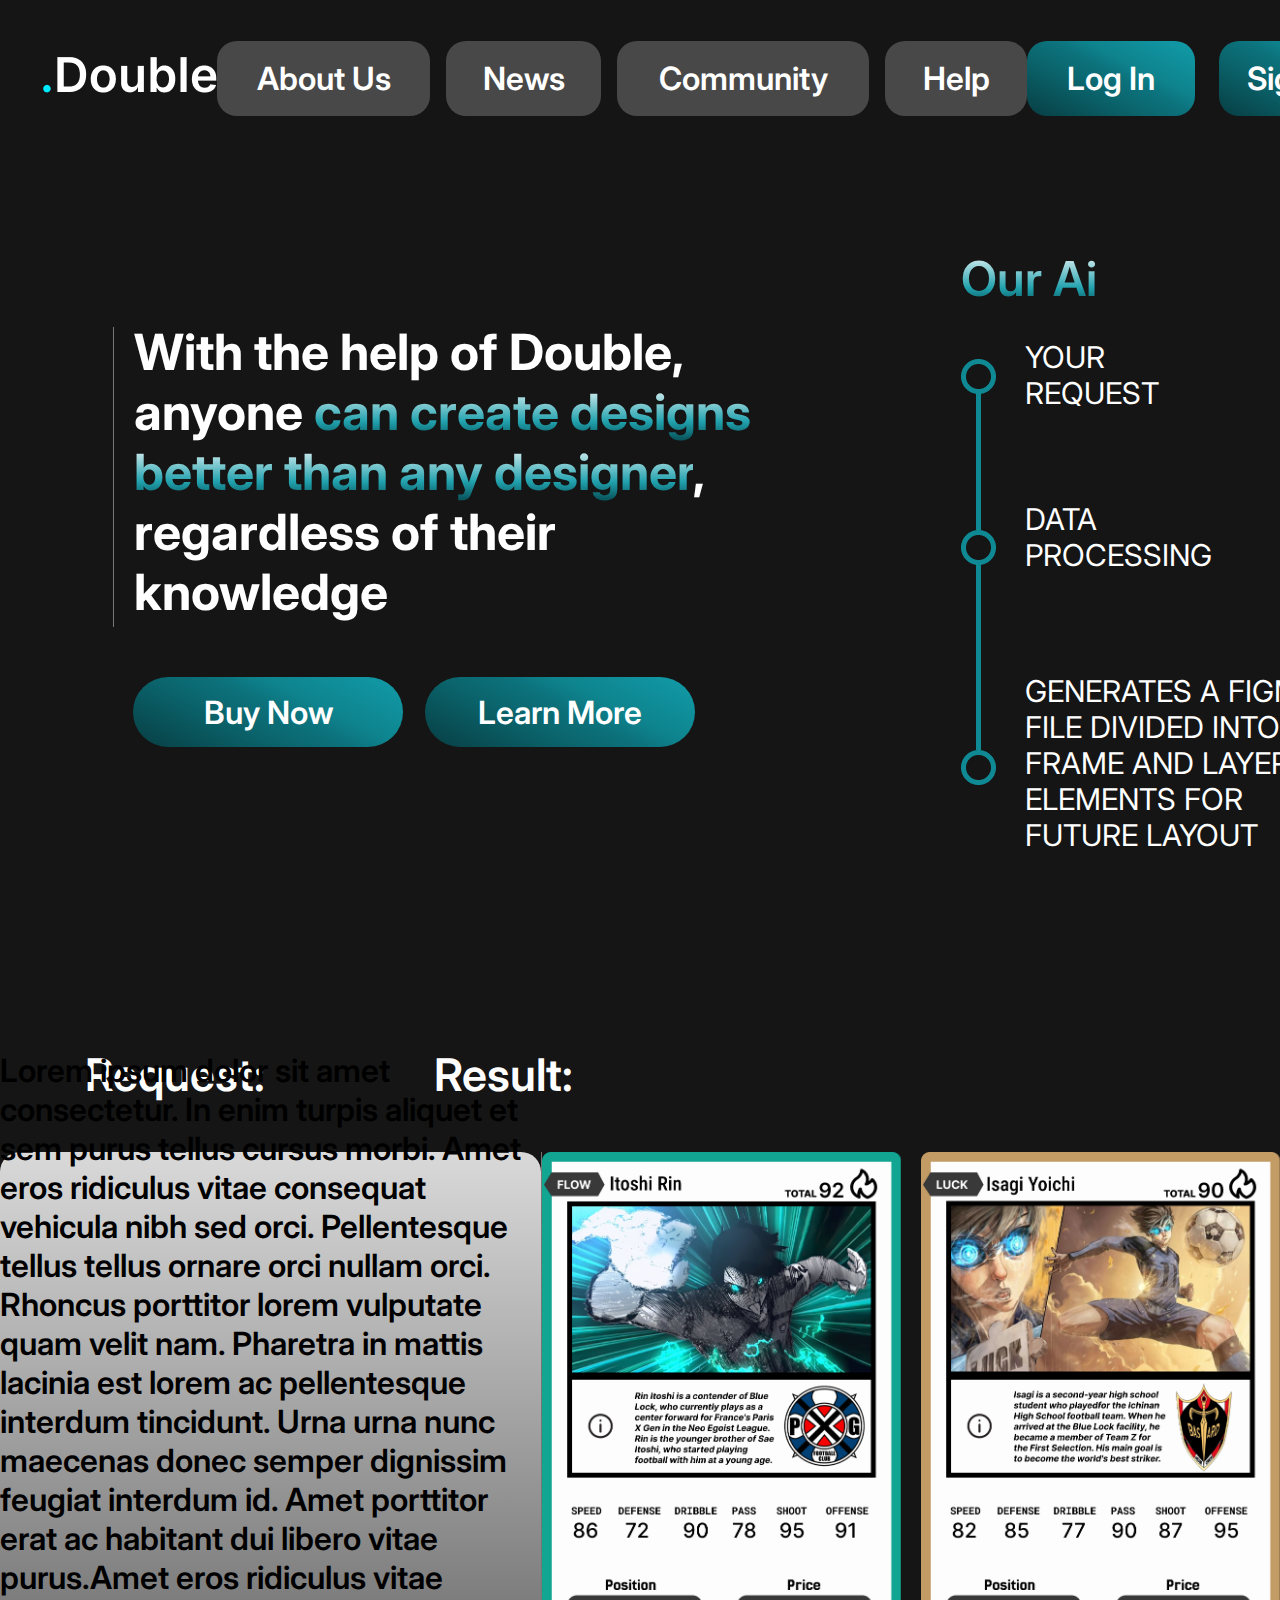
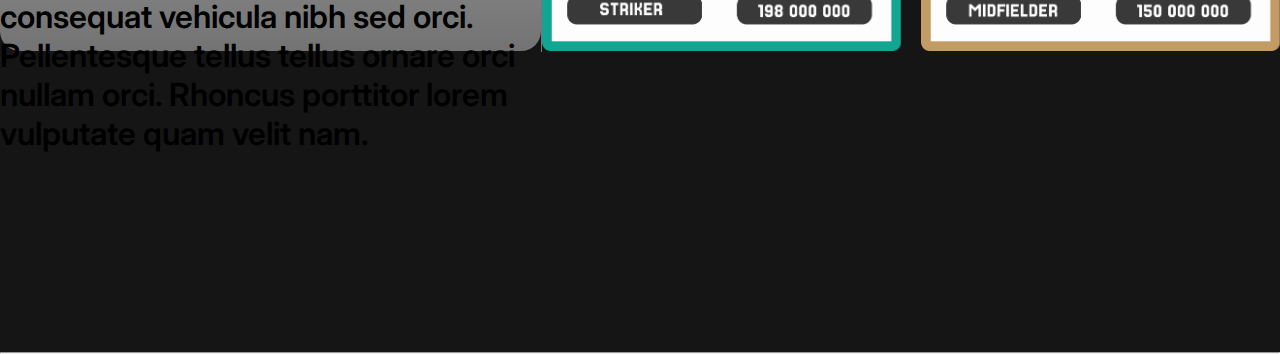
<file: index.html>
<!DOCTYPE html>
<html lang="en">
<head>
    <meta charset="UTF-8">
    <meta name="viewport" content="width=device-width, initial-scale=1.0">
    <title>Double</title>
    <link rel="stylesheet" href="static/styles/style.css">
    <style>
        a {
            text-decoration: none;
            color: white;
        }
    </style>
    <link rel="icon" href="Subscriptions/D.svg">
</head>
<body>
    <div class="navpanel">
        <nav class="logo"><img src="static/images/Double.png" alt=""></nav>
        <nav class="nav-info">
            <ul class="nav-info-list">
                <li class="about-us">About Us</li>
                <li class="news">News</li>
                <li class="community">Community</li>
                <li class="help">Help</li>
            </ul>
        </nav>
        <nav class="authorization">
            <ul class="authorization-list">
                <li class="login"><a href="Reg/reg.html">Log In</a></li>
                <li class="signup"><a href="Reg/reg.html">Sign Up</a></li>
            </ul>
        </nav>
    </div>
    <div class="main-content">
        <div class="content">
            <div class="maintext">
                <img src="static/images/verticalline.png" alt="">
                <span class="main-info">With the help of Double, anyone <span class="gradient-text">can create designs better than any designer</span>, regardless of their knowledge</span>
            </div>     
            <div class="buy-learn">
                <span class="buy-now"><a href="Subscriptions/price.html" target="_blank">Buy Now</a></span>
                <span class="learn-more">Learn More</span>
            </div>
        </div>
        <div class="advantages">
            <div class="our-ai">
                <span class="our-ai-text">Our Ai</span>   
                <div class="our-ai-advantages">
                        <img class="blueline" src="static/images/blueline.png" alt="">
                            <div class="our-ai-settings">
                                <div class="our-ai-text-000">
                                    <span class="first-0">YOUR REQUEST</span>
                                    <span class="second-0">DATA PROCESSING</span>
                                    <span class="third-0">GENERATES A FIGMA FILE DIVIDED INTO FRAME AND LAYER ELEMENTS FOR FUTURE LAYOUT</span>
                                </div>
                            </div>
                        </div>
                    </div>
            <div class="standart-ai">
                <span class="standart-ai-text">Standart Ai</span>
                <div class="standart-ai-advantages">
                    <img class="grayline" src="static/images/grayline.png" alt="">
                    <div class="standart-ai-settings">
                        <div class="standart-ai-text-000">
                            <span class="first">YOUR REQUEST</span>
                            <span class="second">DATA PROCESSING</span>
                            <span class="third">GENERATES A PNG FILE </span>
                        </div>
                    </div>
                </div>
            </div>
        </div>

    </div>
    <div class="example">
        <div class="example-text">
            <span class="request-text">Request:</span>
            <span class="result-text">Result:</span>
        </div>
        <div class="main-000">
            <div class="request">
                Lorem ipsum dolor sit amet consectetur. In enim turpis aliquet et sem purus tellus cursus morbi. Amet eros ridiculus vitae consequat vehicula nibh sed orci. Pellentesque tellus tellus ornare orci nullam orci. Rhoncus porttitor lorem vulputate quam velit nam. Pharetra in mattis lacinia est lorem ac pellentesque interdum tincidunt. Urna urna nunc maecenas donec semper dignissim feugiat interdum id. Amet porttitor erat ac habitant dui libero vitae purus.Amet eros ridiculus vitae consequat vehicula nibh sed orci. Pellentesque tellus tellus ornare orci nullam orci. Rhoncus porttitor lorem vulputate quam velit nam. 
            </div>
            <img src="static/images/Rectangle 2.png" alt="">
            <div class="cards">
                <div class="Rin">
                    <div class="card">
                        <img class="Front_Rin" src="static/images/Front_Rin.png" alt="">
                        <img class="Back_Rin" src="static/images/Back_Rin.png" alt="">
                    </div>
                </div>
                <div class="Isagi">
                    <div class="card">
                        <img class="Front_Isagi" src="static/images/Front_Isagi.png" alt="">
                        <img class="Back_Isagi" src="static/images/Back_Isagi.png" alt="">
                    </div>
                </div>
            </div>
        </div>
    </div>
    <div class="footer">
        <hr>
    </div>
</body>
</html>
</file>
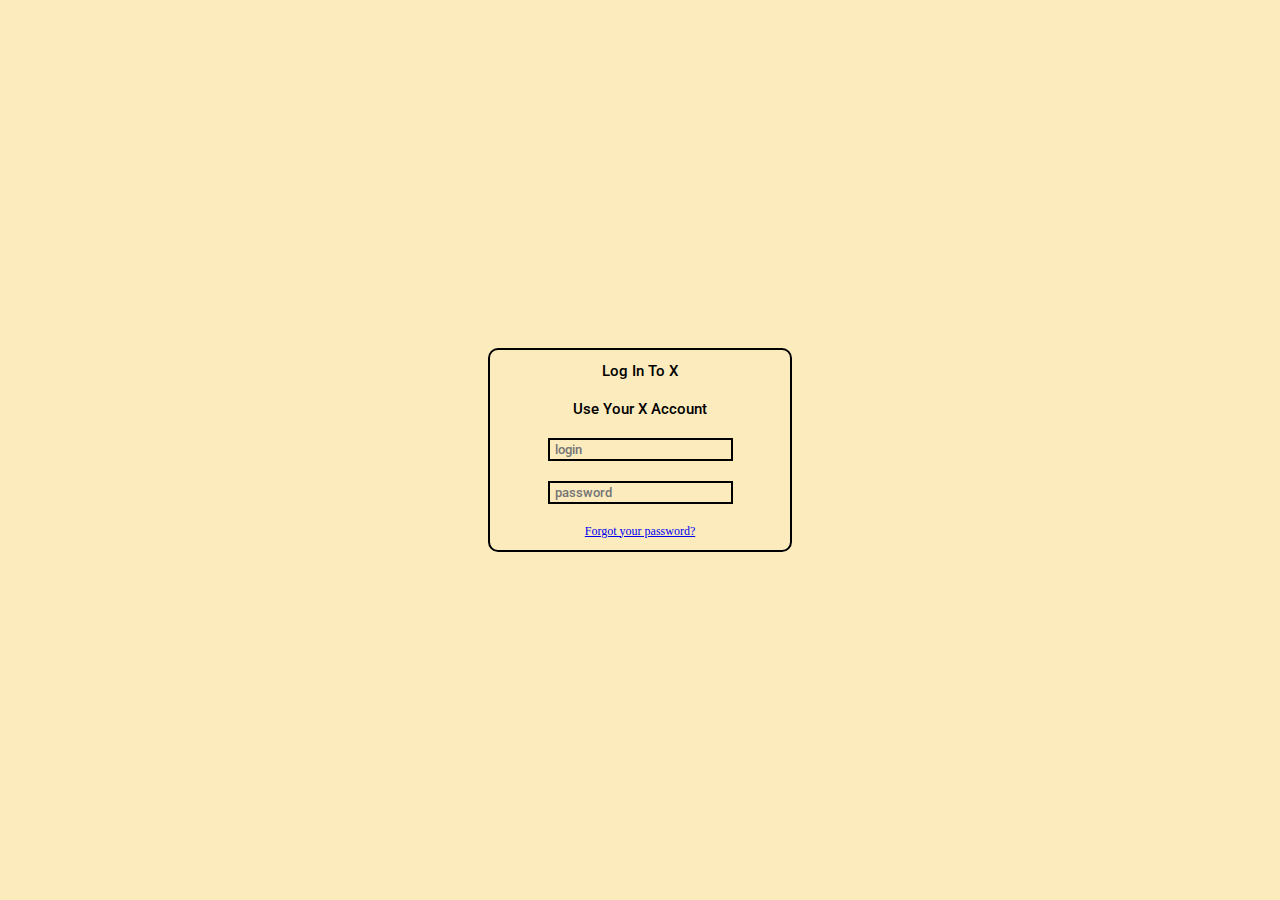
<file: Reg/reg.html>
<!DOCTYPE html>
<html lang="en">
<head>
    <meta charset="UTF-8">
    <meta name="viewport" content="width=device-width, initial-scale=1.0">
    <title>Document</title>
</head>
<link rel="stylesheet" href="static/styles/style-reg.css">
<link rel="icon" href="static/images/D.svg">
<body>

    <div class="menu">
        <div class="border">
            <span class="login">Log In To X</span>
            <span class="use">Use Your X Account</span>
            <input type="text" placeholder=" login">
            <input type="password" placeholder=" password">
            <a href="#" class="forgot">Forgot your password?</a>
        </div>
    </div>
</body>
</html>
</file>
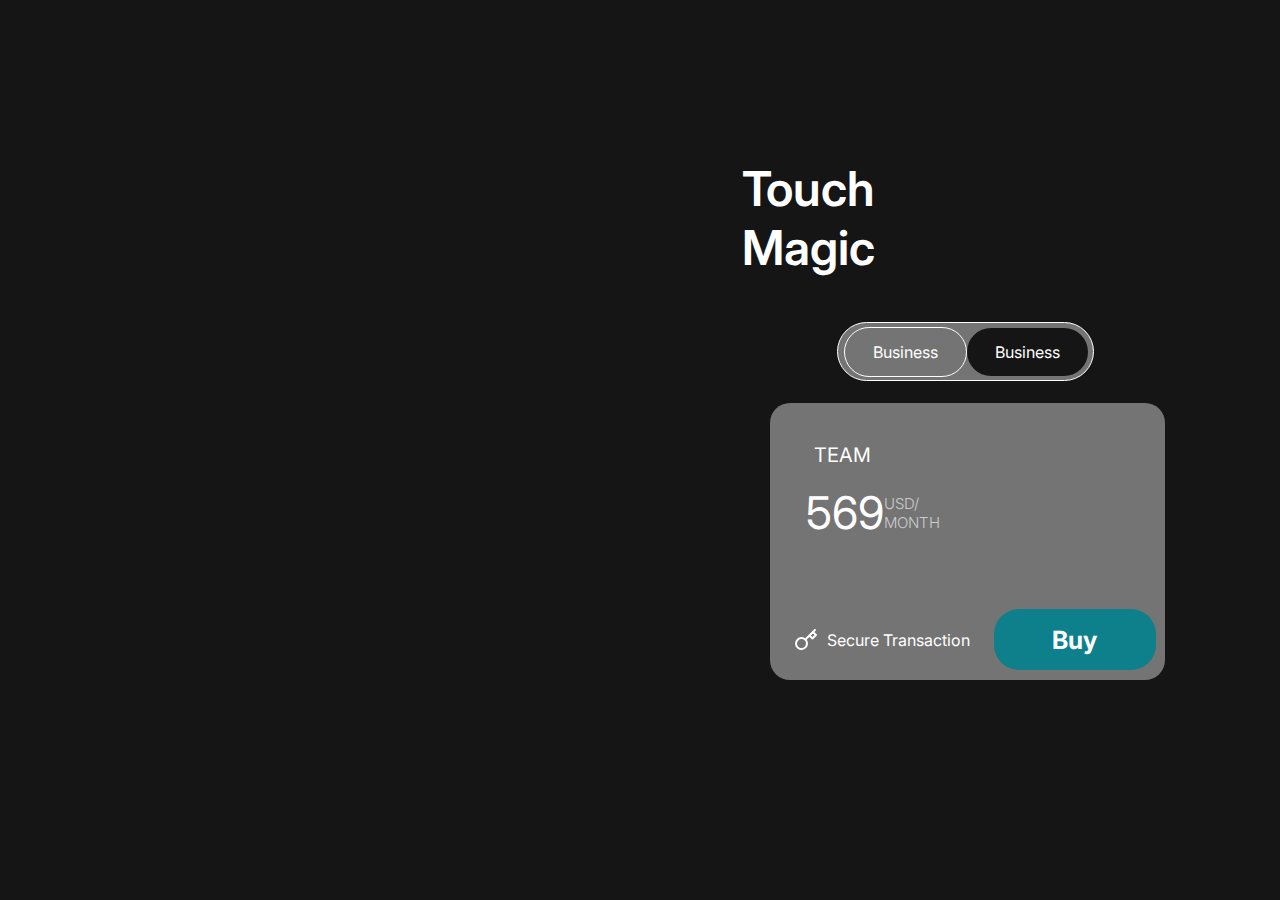
<file: Subscriptions/business.html>
<!DOCTYPE html>
<html lang="en">
<head>
    <meta charset="UTF-8">
    <meta name="viewport" content="width=device-width, initial-scale=1.0">
    <title>Subscruptions</title>
    <link rel="stylesheet" href="business-price.css">
    <style>
        a {
            text-decoration: none;
            color: white;
        }
    </style>
    <link rel="icon" type="imagex/x-icon" href="D.svg">
</head>
<body>
    <div class="main">
        <div class="touchmagic">
            <span>Touch Magic</span>
        </div>
        <div class="switcher">
            <div class="personal"><span><a href="price.html">Business</a></span></div>
            <div class="business"><span>Business</span></div>
        </div>
        <div class="buy-main">
            <div class="buy">
                <div class="money">
                        <div class="status"><span>TEAM</span></div>
                        <div class="price-menu">
                            <div class="price"><span>569</span></div>
    
                            <div class="terms"> 
                                <div class="currency">USD/</div>
                                <div class="time">MONTH</div>
                        </div>
                    </div>
                </div>
                <div class="buy-menu">
                    <div class="secure">
                        <img src="Vector.svg" alt="">
                        <span>Secure Transaction</span>
                    </div>
                    <div class="buy-button">
                        <span>Buy</span>
                </div>
                </div>
            </div>
        </div>
    </div>

</body>
</html>
</file>
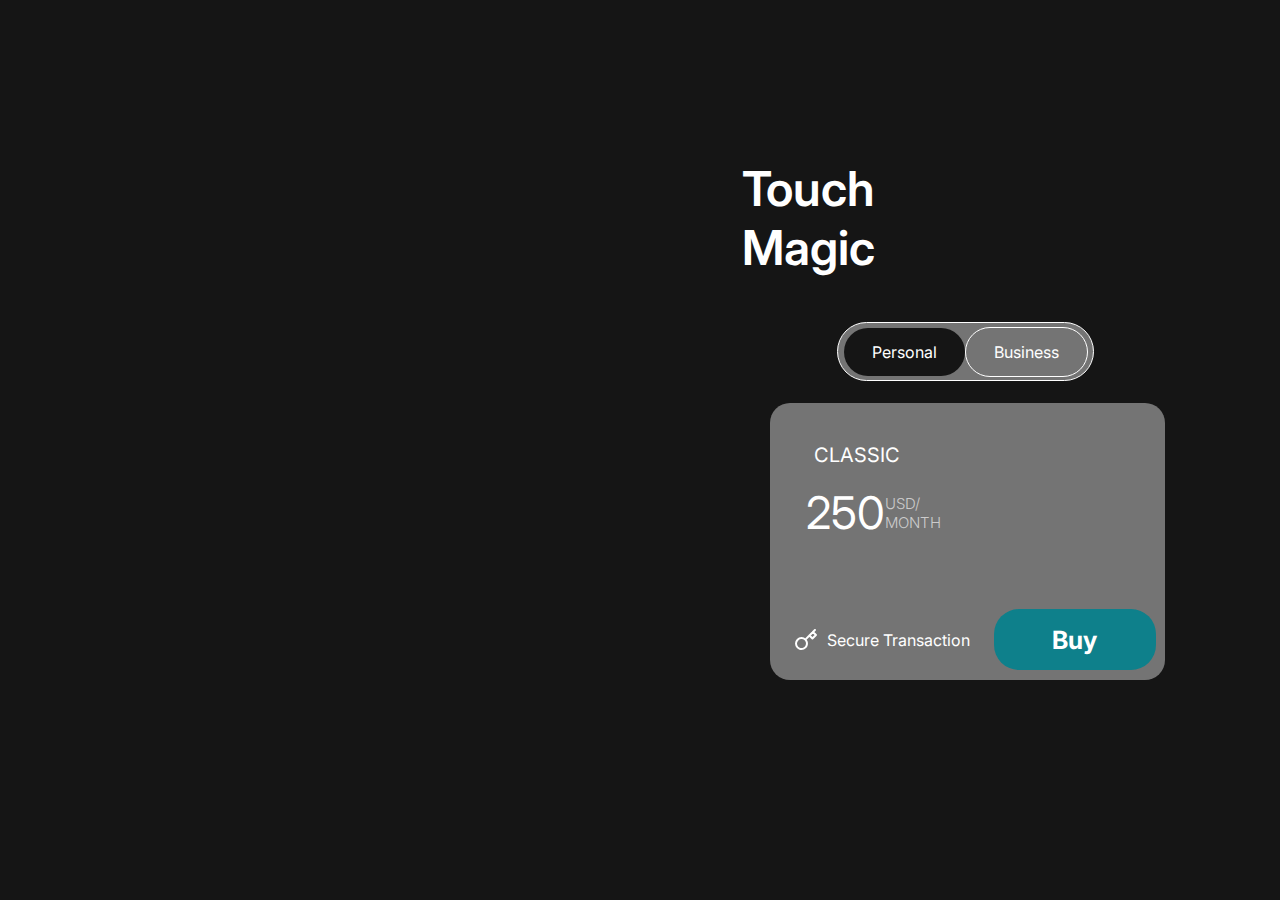
<file: Subscriptions/price.html>
<!DOCTYPE html>
<html lang="en">
<head>
    <meta charset="UTF-8">
    <meta name="viewport" content="width=device-width, initial-scale=1.0">
    <title>Subscruptions</title>
    <link rel="stylesheet" href="style-price.css">
    <style>
        a {
            text-decoration: none;
            color: white;
        }
    </style>
    <link rel="icon" type="imagex/x-icon" href="D.svg">
</head>
<body>
    <div class="main">
        <div class="touchmagic">
            <span>Touch Magic</span>
        </div>
        <div class="switcher">
            <div class="personal"><span>Personal</span></div>
            <div class="business"><span><a href="business.html">Business</a></span></div>
        </div>
        <div class="buy-main">
            <div class="buy">
                <div class="money">
                        <div class="status"><span>CLASSIC</span></div>
                        <div class="price-menu">
                            <div class="price"><span>250</span></div>
    
                            <div class="terms"> 
                                <div class="currency">USD/</div>
                                <div class="time">MONTH</div>
                        </div>
                    </div>
                </div>
                <div class="buy-menu">
                    <div class="secure">
                        <img src="Vector.svg" alt="">
                        <span>Secure Transaction</span>
                    </div>
                    <div class="buy-button">
                        <span>Buy</span>
                </div>
                </div>
            </div>
        </div>
    </div>

</body>
</html>
</file>
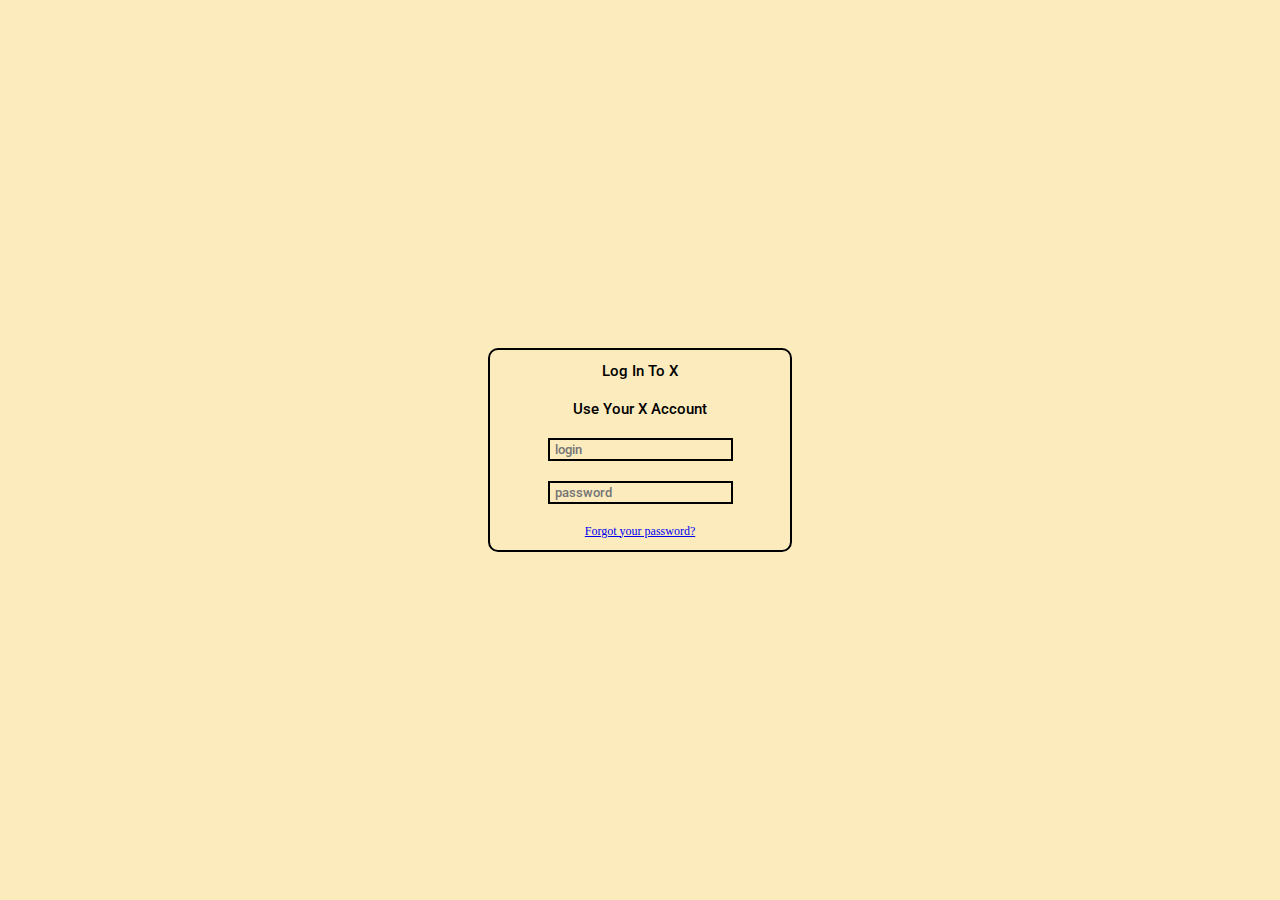
<file: Double/Reg/reg.html>
<!DOCTYPE html>
<html lang="en">
<head>
    <meta charset="UTF-8">
    <meta name="viewport" content="width=device-width, initial-scale=1.0">
    <title>Document</title>
</head>
<link rel="stylesheet" href="static/styles/style-reg.css">
<body>

    <div class="menu">
        <div class="border">
            <span class="login">Log In To X</span>
            <span class="use">Use Your X Account</span>
            <input type="text" placeholder=" login">
            <input type="password" placeholder=" password">
            <a href="#" class="forgot">Forgot your password?</a>
        </div>
    </div>
</body>
</html>
</file>
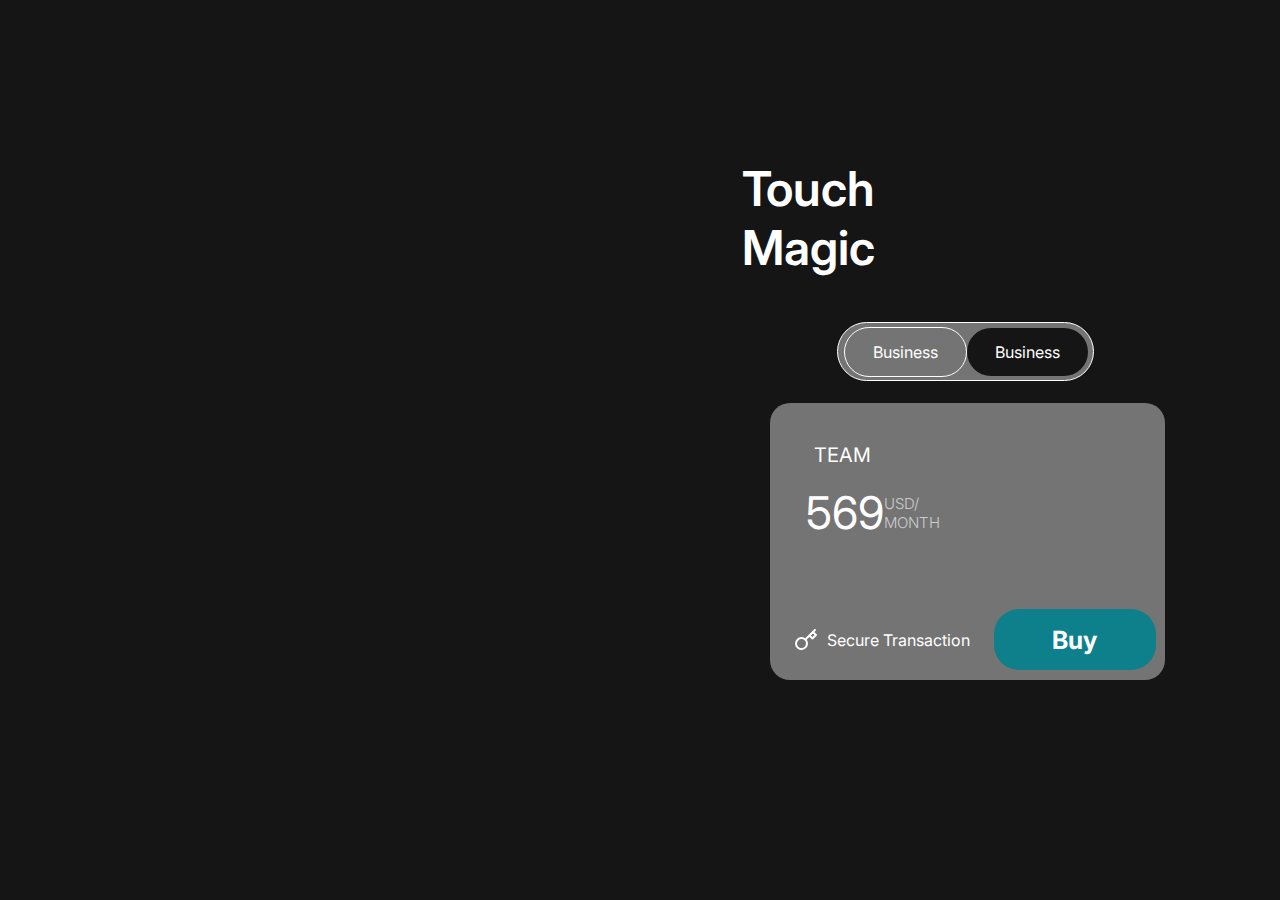
<file: Double/Subscriptions/business.html>
<!DOCTYPE html>
<html lang="en">
<head>
    <meta charset="UTF-8">
    <meta name="viewport" content="width=device-width, initial-scale=1.0">
    <title>Subscruptions</title>
    <link rel="stylesheet" href="business-price.css">
    <style>
        a {
            text-decoration: none;
            color: white;
        }
    </style>
    <link rel="icon" type="imagex/x-icon" href=".D.svg">
</head>
<body>
    <div class="main">
        <div class="touchmagic">
            <span>Touch Magic</span>
        </div>
        <div class="switcher">
            <div class="personal"><span><a href="price.html">Business</a></span></div>
            <div class="business"><span>Business</span></div>
        </div>
        <div class="buy-main">
            <div class="buy">
                <div class="money">
                        <div class="status"><span>TEAM</span></div>
                        <div class="price-menu">
                            <div class="price"><span>569</span></div>
    
                            <div class="terms"> 
                                <div class="currency">USD/</div>
                                <div class="time">MONTH</div>
                        </div>
                    </div>
                </div>
                <div class="buy-menu">
                    <div class="secure">
                        <img src="Vector.svg" alt="">
                        <span>Secure Transaction</span>
                    </div>
                    <div class="buy-button">
                        <span>Buy</span>
                </div>
                </div>
            </div>
        </div>
    </div>

</body>
</html>
</file>
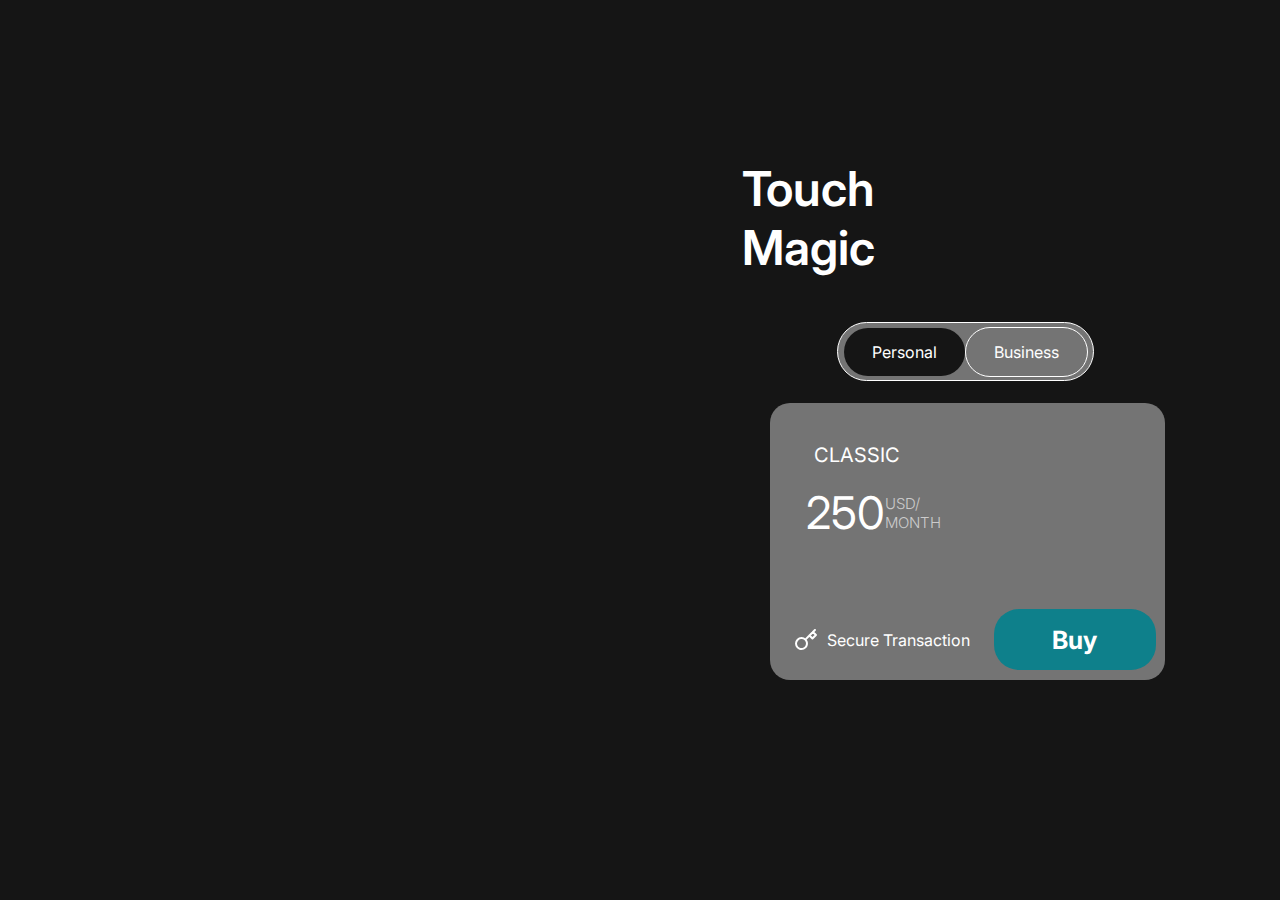
<file: Double/Subscriptions/price.html>
<!DOCTYPE html>
<html lang="en">
<head>
    <meta charset="UTF-8">
    <meta name="viewport" content="width=device-width, initial-scale=1.0">
    <title>Subscruptions</title>
    <link rel="stylesheet" href="style-price.css">
    <style>
        a {
            text-decoration: none;
            color: white;
        }
    </style>
    <link rel="icon" type="imagex/x-icon" href=".D.svg">
</head>
<body>
    <div class="main">
        <div class="touchmagic">
            <span>Touch Magic</span>
        </div>
        <div class="switcher">
            <div class="personal"><span>Personal</span></div>
            <div class="business"><span><a href="business.html">Business</a></span></div>
        </div>
        <div class="buy-main">
            <div class="buy">
                <div class="money">
                        <div class="status"><span>CLASSIC</span></div>
                        <div class="price-menu">
                            <div class="price"><span>250</span></div>
    
                            <div class="terms"> 
                                <div class="currency">USD/</div>
                                <div class="time">MONTH</div>
                        </div>
                    </div>
                </div>
                <div class="buy-menu">
                    <div class="secure">
                        <img src="Vector.svg" alt="">
                        <span>Secure Transaction</span>
                    </div>
                    <div class="buy-button">
                        <span>Buy</span>
                </div>
                </div>
            </div>
        </div>
    </div>

</body>
</html>
</file>
<file: static/styles/style.css>
@import url('https://fonts.googleapis.com/css2?family=Agdasima:wght@400;700&family=Bebas+Neue&family=Creepster&family=Inter:ital,opsz,wght@0,14..32,100..900;1,14..32,100..900&family=Roboto:ital,wght@0,100;0,300;0,400;0,500;0,700;0,900;1,100;1,300;1,400;1,500;1,700;1,900&display=swap');

* {
    margin: 0;
    padding: 0;
    color: white;
    font-family: "Inter", sans-serif;
    font-size: 32px;
    font-weight: 600;
    font-style: normal;
    list-style: none;
}

body {
    background-color: #151515;
}
.navpanel{
    display: flex;
    justify-content: space-between;
    align-items: center;
    padding-right: 42px;
    padding-left: 43px;
}
.navpanel>nav>img{
    padding-top: 41px;
}
.navpanel>nav>ul {
    display: flex;
    justify-content: space-between;
}
.nav-info,
.authorization {
    padding-top: 41px;
}
.nav-info-list {
    gap: 16px;
}
.nav-info-list > li{
    display: flex;
    justify-content: center;
    align-items: center;
    background-color: #484848;
    border-radius: 20px;
    height: 75px;
}
.authorization-list {
    gap: 24px;
}
.authorization-list > li {
    display: flex;
    justify-content: center;
    align-items: center;
    background: linear-gradient(207deg, rgba(17,156,169,1) 0%, rgba(14,131,141,1) 35%, rgba(12,114,124,1) 46%, rgba(11,102,110,1) 61%, rgba(7,62,67,1) 100%);
    border-radius: 20px;
    height: 75px;
    width: 168px;
}
.about-us{
    width: 213px;
}
.news {
    width: 155px;
}
.community{
    width: 252px;
}
.help{
    width: 142px;
}


.maintext {
    display: flex;
    align-items: center;
    gap: 19.5px;
}
.main-info {
    display: inline-block;
    width: 657px;
    height: 309px;
    font-size: 50px;
    font-weight: 700;
}
.gradient-text{
    font-size: 50px;
    font-weight: 700;
    background: linear-gradient(180deg, rgba(255,255,255,1) 0%, rgba(33,162,174,1) 66%, rgba(9,86,94,1) 95%, rgba(13,98,107,1) 100%);
    -webkit-background-clip: text;
    -webkit-text-fill-color: transparent;
}
.buy-learn{
    display: flex;
    margin-top: 46px;
    gap: 22px;
    margin-left: 20px;
}
.buy-now, 
.learn-more {
    display: flex;
    justify-content: center;
    align-items: center;
    width: 270px;
    height: 70px;
    background: linear-gradient(207deg, rgba(17,156,169,1) 0%, rgba(14,131,141,1) 35%, rgba(12,114,124,1) 46%, rgba(11,102,110,1) 61%, rgba(7,62,67,1) 100%);
    border-radius: 50px;
    font-size: 32px;
    font-weight: 600;
}

.main-content{
    display: flex;
}
.content {
    margin-left: 113px;
    margin-top: 206px;
}
.advantages{
    display: flex;
    margin-top: 223px;
    margin-left: 170px;
    gap: 60px;
}
.our-ai-text {
    font-size: 48px;
    background: linear-gradient(180deg, rgba(255,255,255,1) 0%, rgba(33,162,174,1) 66%, rgba(9,86,94,1) 95%, rgba(13,98,107,1) 100%);
    -webkit-background-clip: text;
    -webkit-text-fill-color: transparent;
}
.standart-ai-text {
    color: #696969;
}
.our-ai-text,
.standart-ai-text{
    font-size: 48px;
    font-weight: 600;
}
.our-ai,
.standart-ai {
    display: flex;
    flex-direction: column;
    margin-top: -90px;
    gap: 51px;
}
.standart-ai {
    margin-right: 286px;
}
.grayline,
.blueline {
    width: 35px;
    height: 426px;
}
.standart-ai-advantages,
.our-ai-advantages {
    display: flex;
}
.our-ai-settings,
.standart-ai-settings {
    display: flex;
    flex-direction: column;
    justify-content: space-between;
}
.standart-ai-text-000,
.our-ai-text-000 {
    display: flex;
    flex-direction: column;
    max-width: 300px;
    padding-left: 29px;
}
.standart-ai-text-000 > span,
.our-ai-text-000 > span {
    font-size: 30px;
    font-weight: 400;
}
.first{
    width: 145px;
    margin-top: -20px;
}
.second {
    margin-top: 90px;
    max-width: 100px;

}
.third {
    margin-top: 150px;
    max-width: 100px;
}
.first-0{
    width: 145px;
    margin-top: -20px;
}
.second-0 {
    margin-top: 90px;
    max-width: 100px;
}
.third-0 {
    margin-top: 100px;
    width: 298px;
    height: 224px;
}
.example {
    margin-top: 150px;
}
.example-text {
    display: flex;
    justify-content: center;
}
.main-000 {
    display: flex;
    justify-content: space-around;
}
.request{
    display: flex;
    width: 774px;
    height: 499px;
    background: linear-gradient(180deg, rgba(217,217,217,1) 0%, rgba(115,115,115,1) 100%);;
    border-radius: 20px;
    justify-content: center;
    align-items: center;
    color: #000000;
}

.cards {
    display: flex;
    width: 774px;
    height: 499px;
    justify-content: space-between;
    align-items: center;
}
.cards {
    display: flex;
    gap: 20px; /* Додати відстань між картками */
}

.card {
    position: relative;
    width: 359px; /* Встановіть ширину */
    height: 499px; /* Встановіть висоту */
    perspective: 1000px; /* Додайте перспективу */
}

.card img {
    position: absolute;
    width: 100%;
    height: 100%;
    backface-visibility: hidden; /* Сховати задню частину */
    transition: transform 0.6s; /* Плавний перехід */
}

.card img.Back_Rin,
.card img.Back_Isagi {
    transform: rotateY(180deg); /* Повертаємо задні зображення */
}

.card:hover img.Front_Rin,
.card:hover img.Front_Isagi {
    transform: rotateY(180deg); /* Повертаємо передні зображення при наведенні */
}

.card:hover img.Back_Rin,
.card:hover img.Back_Isagi {
    transform: rotateY(360deg); /* Повертаємо задні зображення при наведенні */
}
.example-text{
    display: flex;
    justify-content: space-between;
}
.example-text>span {
    margin-bottom: 50px;
    font-weight: 600;
    font-size: 45px;
}
.request-text{
    margin-left: 85px;
}
.result-text {
    margin-right: 707px;
}

.footer {
    margin-top: 300px;
    display: flex;
    justify-content: center;
}
hr {
    width: 100%;
}
</file>
<file: Reg/static/styles/style-reg.css>
@import url('https://fonts.googleapis.com/css2?family=Agdasima:wght@400;700&family=Creepster&family=Roboto:ital,wght@0,100;0,300;0,400;0,500;0,700;0,900;1,100;1,300;1,400;1,500;1,700;1,900&display=swap');


*{
    margin: 0;
    padding: 0;
    background-color: #FBEBBD;
}

.menu{
    display: flex;
    justify-content: center;
    align-items: center;
    height: 100vh; /* Висота контейнера - 100% від видимої висоти */
}
.border{
    width: 300px;
    height: 200px;
    border: 2px;
    border-radius: 10px;
    border-style: solid;

    display: flex;
    justify-content: center;
    align-items: center;
    flex-direction: column;
    gap: 20px;
}

.login {
    font-family: "Roboto", sans-serif;
    font-weight: 500;
    font-style: normal;
    font-size: 15px;
}

.use {
    font-family: "Roboto", sans-serif;
    font-weight: 500;
    font-style: normal;
    font-size: 15px;
}

input{
    border: 2px solid;
    font-family: "Roboto", sans-serif;
    font-weight: 500;
    font-style: normal;
    font-size: 13.5pxpx;
    padding: 2px;
}

.forgot {
    font-size: 12px;
}

.button {
    margin-left: 200px;
}
</file>
<file: Subscriptions/business-price.css>
@import url('https://fonts.googleapis.com/css2?family=Inter:ital,opsz,wght@0,14..32,100..900;1,14..32,100..900&display=swap');

* {
    margin: 0;
    padding: 0;
}
body{
    background-color: #151515;
    color: white;
    font-family: "Inter", sans-serif;
    font-style: normal;
}
.touchmagic {
    display: flex;
    justify-content: center;
    margin-top: 159px;
    margin-left: 808px;
    margin-right: 807px;
    font-size: 48px;
    font-weight: 600;
}
.switcher {
    display: flex;
    justify-content: center;
    align-items: center;
    width: 245px ;
    height: 57px;
    background-color: #747474;
    border-radius: 50px;
    border-color: #C2C2C2;
    border: 1px solid;
    margin-top: 45px;
    margin-left: 837px;
    margin-right: 838px;
    padding-left: 5px;
    padding-right: 5px;
}
.personal {
    display: flex;
    justify-content: center;
    align-items: center;
    width: 121px;
    height: 48px;
    border: 1px solid;
    border-color: white;
    border-radius: 50px;
}
.business {
    display: flex;
    justify-content: center;
    align-items: center;
    width: 121px;
    height: 48px;
    border-radius: 50px;
    background-color: #151515 ;
}
.buy-main {
    display: flex;
    margin-left: 770px;

}
.buy {
    display: flex;
    flex-direction: column;
    justify-content: space-between;
    
    width: 395px;
    height: 267px;
    background-color: #747474;
    border-radius: 20px;
    margin-top: 22px;
    padding-bottom: 10px;
    gap: 10px;
}
.money {
    display: flex;
    flex-direction: column;
    justify-content: left;
    margin-top: 40px;
    gap: 18px;
}
.status{
    display: flex;
    margin-left: 43.5px;
    font-size: 20px;
    font-weight: 400;
}
.price-menu{
    display: flex;
    align-items: center;
    margin-left: 35.5px;
}
.terms {
    font-weight: 300;
    font-size: 15px;
    color: #CCCCCC;
}
.price {
    font-size: 45px;
    font-weight: 400;
}
.buy-menu{
    display: flex;
    justify-content: space-around;
}
.secure {
    width: 180px;
    height: 61px;
    display: flex;
    align-items: center;
    gap: 10px;
    margin-left: 16px;
}
.buy-button {
    display: flex;
    align-items: center;
    justify-content: center;
    font-size: 25px;
    font-weight: 700;
    background-color: #0E808B;
    border-radius: 25px;
    width: 162px;
    height: 61px;
}
</file>
<file: Subscriptions/style-price.css>
@import url('https://fonts.googleapis.com/css2?family=Inter:ital,opsz,wght@0,14..32,100..900;1,14..32,100..900&display=swap');

* {
    margin: 0;
    padding: 0;
}
body{
    background-color: #151515;
    color: white;
    font-family: "Inter", sans-serif;
    font-style: normal;
}
.touchmagic {
    display: flex;
    justify-content: center;
    margin-top: 159px;
    margin-left: 808px;
    margin-right: 807px;
    font-size: 48px;
    font-weight: 600;
}
.switcher {
    display: flex;
    justify-content: center;
    align-items: center;
    width: 245px ;
    height: 57px;
    background-color: #747474;
    border-radius: 50px;
    border-color: #C2C2C2;
    border: 1px solid;
    margin-top: 45px;
    margin-left: 837px;
    margin-right: 838px;
    padding-left: 5px;
    padding-right: 5px;
}
.personal {
    display: flex;
    justify-content: center;
    align-items: center;
    width: 121px;
    height: 48px;
    background-color: #151515 ;
    border-radius: 50px;
}
.business {
    display: flex;
    justify-content: center;
    align-items: center;
    width: 121px;
    height: 48px;
    border-radius: 50px;
    border: 1px solid;
    border-color: white;
}
.buy-main {
    display: flex;
    margin-left: 770px;

}
.buy {
    display: flex;
    flex-direction: column;
    justify-content: space-between;
    
    width: 395px;
    height: 267px;
    background-color: #747474;
    border-radius: 20px;
    margin-top: 22px;
    padding-bottom: 10px;
    gap: 10px;
}
.money {
    display: flex;
    flex-direction: column;
    justify-content: left;
    margin-top: 40px;
    gap: 18px;
}
.status{
    display: flex;
    margin-left: 43.5px;
    font-size: 20px;
    font-weight: 400;
}
.price-menu{
    display: flex;
    align-items: center;
    margin-left: 35.5px;
}
.terms {
    font-weight: 300;
    font-size: 15px;
    color: #CCCCCC;
}
.price {
    font-size: 45px;
    font-weight: 400;
}
.buy-menu{
    display: flex;
    justify-content: space-around;
    margin-left: 16px;
}
.secure {
    width: 180px;
    height: 61px;
    display: flex;
    align-items: center;
    gap: 10px;
}
.buy-button {
    display: flex;
    align-items: center;
    justify-content: center;
    font-size: 25px;
    font-weight: 700;
    background-color: #0E808B;
    border-radius: 25px;
    width: 162px;
    height: 61px;
}
</file>
<file: Double/Reg/static/styles/style-reg.css>
@import url('https://fonts.googleapis.com/css2?family=Agdasima:wght@400;700&family=Creepster&family=Roboto:ital,wght@0,100;0,300;0,400;0,500;0,700;0,900;1,100;1,300;1,400;1,500;1,700;1,900&display=swap');


*{
    margin: 0;
    padding: 0;
    background-color: #FBEBBD;
}

.menu{
    display: flex;
    justify-content: center;
    align-items: center;
    height: 100vh; /* Висота контейнера - 100% від видимої висоти */
}
.border{
    width: 300px;
    height: 200px;
    border: 2px;
    border-radius: 10px;
    border-style: solid;

    display: flex;
    justify-content: center;
    align-items: center;
    flex-direction: column;
    gap: 20px;
}

.login {
    font-family: "Roboto", sans-serif;
    font-weight: 500;
    font-style: normal;
    font-size: 15px;
}

.use {
    font-family: "Roboto", sans-serif;
    font-weight: 500;
    font-style: normal;
    font-size: 15px;
}

input{
    border: 2px solid;
    font-family: "Roboto", sans-serif;
    font-weight: 500;
    font-style: normal;
    font-size: 13.5pxpx;
    padding: 2px;
}

.forgot {
    font-size: 12px;
}

.button {
    margin-left: 200px;
}
</file>
<file: Double/Subscriptions/business-price.css>
@import url('https://fonts.googleapis.com/css2?family=Inter:ital,opsz,wght@0,14..32,100..900;1,14..32,100..900&display=swap');

* {
    margin: 0;
    padding: 0;
}
body{
    background-color: #151515;
    color: white;
    font-family: "Inter", sans-serif;
    font-style: normal;
}
.touchmagic {
    display: flex;
    justify-content: center;
    margin-top: 159px;
    margin-left: 808px;
    margin-right: 807px;
    font-size: 48px;
    font-weight: 600;
}
.switcher {
    display: flex;
    justify-content: center;
    align-items: center;
    width: 245px ;
    height: 57px;
    background-color: #747474;
    border-radius: 50px;
    border-color: #C2C2C2;
    border: 1px solid;
    margin-top: 45px;
    margin-left: 837px;
    margin-right: 838px;
    padding-left: 5px;
    padding-right: 5px;
}
.personal {
    display: flex;
    justify-content: center;
    align-items: center;
    width: 121px;
    height: 48px;
    border: 1px solid;
    border-color: white;
    border-radius: 50px;
}
.business {
    display: flex;
    justify-content: center;
    align-items: center;
    width: 121px;
    height: 48px;
    border-radius: 50px;
    background-color: #151515 ;
}
.buy-main {
    display: flex;
    margin-left: 770px;

}
.buy {
    display: flex;
    flex-direction: column;
    justify-content: space-between;
    
    width: 395px;
    height: 267px;
    background-color: #747474;
    border-radius: 20px;
    margin-top: 22px;
    padding-bottom: 10px;
    gap: 10px;
}
.money {
    display: flex;
    flex-direction: column;
    justify-content: left;
    margin-top: 40px;
    gap: 18px;
}
.status{
    display: flex;
    margin-left: 43.5px;
    font-size: 20px;
    font-weight: 400;
}
.price-menu{
    display: flex;
    align-items: center;
    margin-left: 35.5px;
}
.terms {
    font-weight: 300;
    font-size: 15px;
    color: #CCCCCC;
}
.price {
    font-size: 45px;
    font-weight: 400;
}
.buy-menu{
    display: flex;
    justify-content: space-around;
}
.secure {
    width: 180px;
    height: 61px;
    display: flex;
    align-items: center;
    gap: 10px;
    margin-left: 16px;
}
.buy-button {
    display: flex;
    align-items: center;
    justify-content: center;
    font-size: 25px;
    font-weight: 700;
    background-color: #0E808B;
    border-radius: 25px;
    width: 162px;
    height: 61px;
}
</file>
<file: Double/Subscriptions/style-price.css>
@import url('https://fonts.googleapis.com/css2?family=Inter:ital,opsz,wght@0,14..32,100..900;1,14..32,100..900&display=swap');

* {
    margin: 0;
    padding: 0;
}
body{
    background-color: #151515;
    color: white;
    font-family: "Inter", sans-serif;
    font-style: normal;
}
.touchmagic {
    display: flex;
    justify-content: center;
    margin-top: 159px;
    margin-left: 808px;
    margin-right: 807px;
    font-size: 48px;
    font-weight: 600;
}
.switcher {
    display: flex;
    justify-content: center;
    align-items: center;
    width: 245px ;
    height: 57px;
    background-color: #747474;
    border-radius: 50px;
    border-color: #C2C2C2;
    border: 1px solid;
    margin-top: 45px;
    margin-left: 837px;
    margin-right: 838px;
    padding-left: 5px;
    padding-right: 5px;
}
.personal {
    display: flex;
    justify-content: center;
    align-items: center;
    width: 121px;
    height: 48px;
    background-color: #151515 ;
    border-radius: 50px;
}
.business {
    display: flex;
    justify-content: center;
    align-items: center;
    width: 121px;
    height: 48px;
    border-radius: 50px;
    border: 1px solid;
    border-color: white;
}
.buy-main {
    display: flex;
    margin-left: 770px;

}
.buy {
    display: flex;
    flex-direction: column;
    justify-content: space-between;
    
    width: 395px;
    height: 267px;
    background-color: #747474;
    border-radius: 20px;
    margin-top: 22px;
    padding-bottom: 10px;
    gap: 10px;
}
.money {
    display: flex;
    flex-direction: column;
    justify-content: left;
    margin-top: 40px;
    gap: 18px;
}
.status{
    display: flex;
    margin-left: 43.5px;
    font-size: 20px;
    font-weight: 400;
}
.price-menu{
    display: flex;
    align-items: center;
    margin-left: 35.5px;
}
.terms {
    font-weight: 300;
    font-size: 15px;
    color: #CCCCCC;
}
.price {
    font-size: 45px;
    font-weight: 400;
}
.buy-menu{
    display: flex;
    justify-content: space-around;
    margin-left: 16px;
}
.secure {
    width: 180px;
    height: 61px;
    display: flex;
    align-items: center;
    gap: 10px;
}
.buy-button {
    display: flex;
    align-items: center;
    justify-content: center;
    font-size: 25px;
    font-weight: 700;
    background-color: #0E808B;
    border-radius: 25px;
    width: 162px;
    height: 61px;
}
</file>
